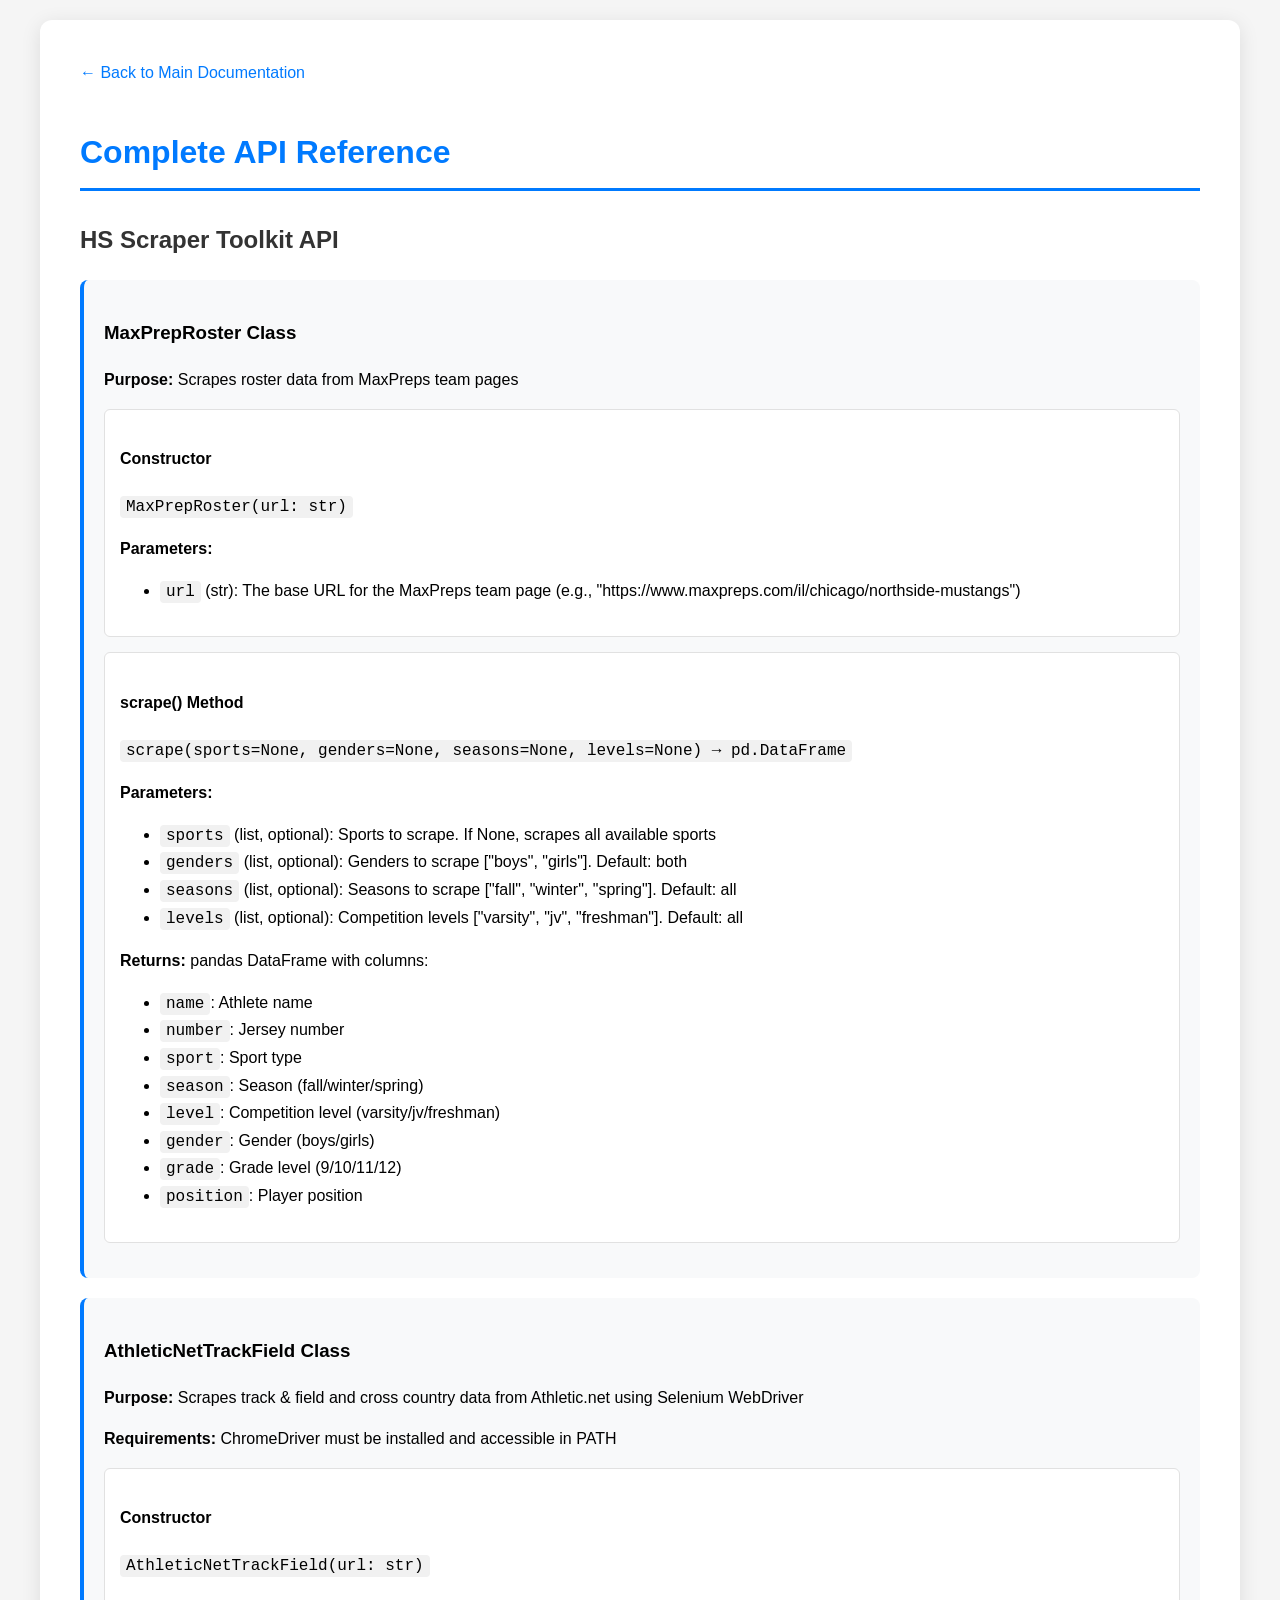
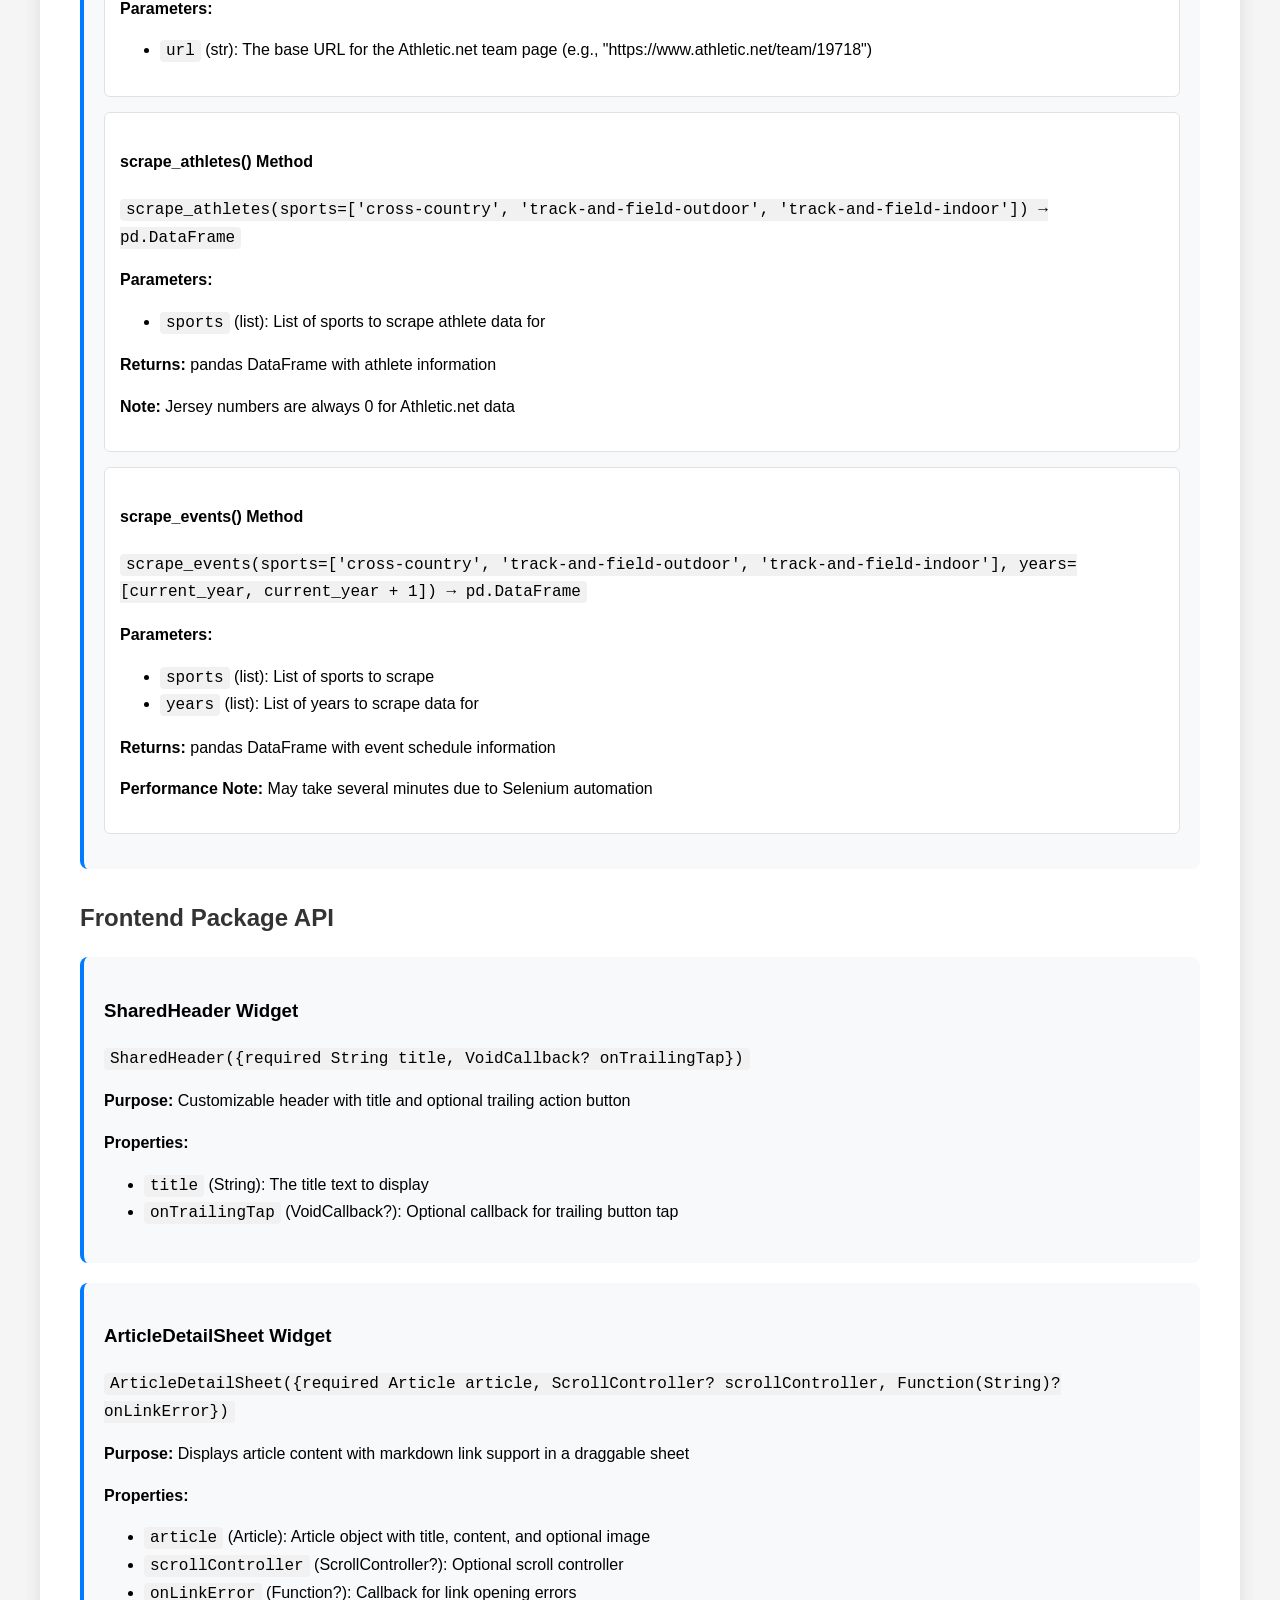
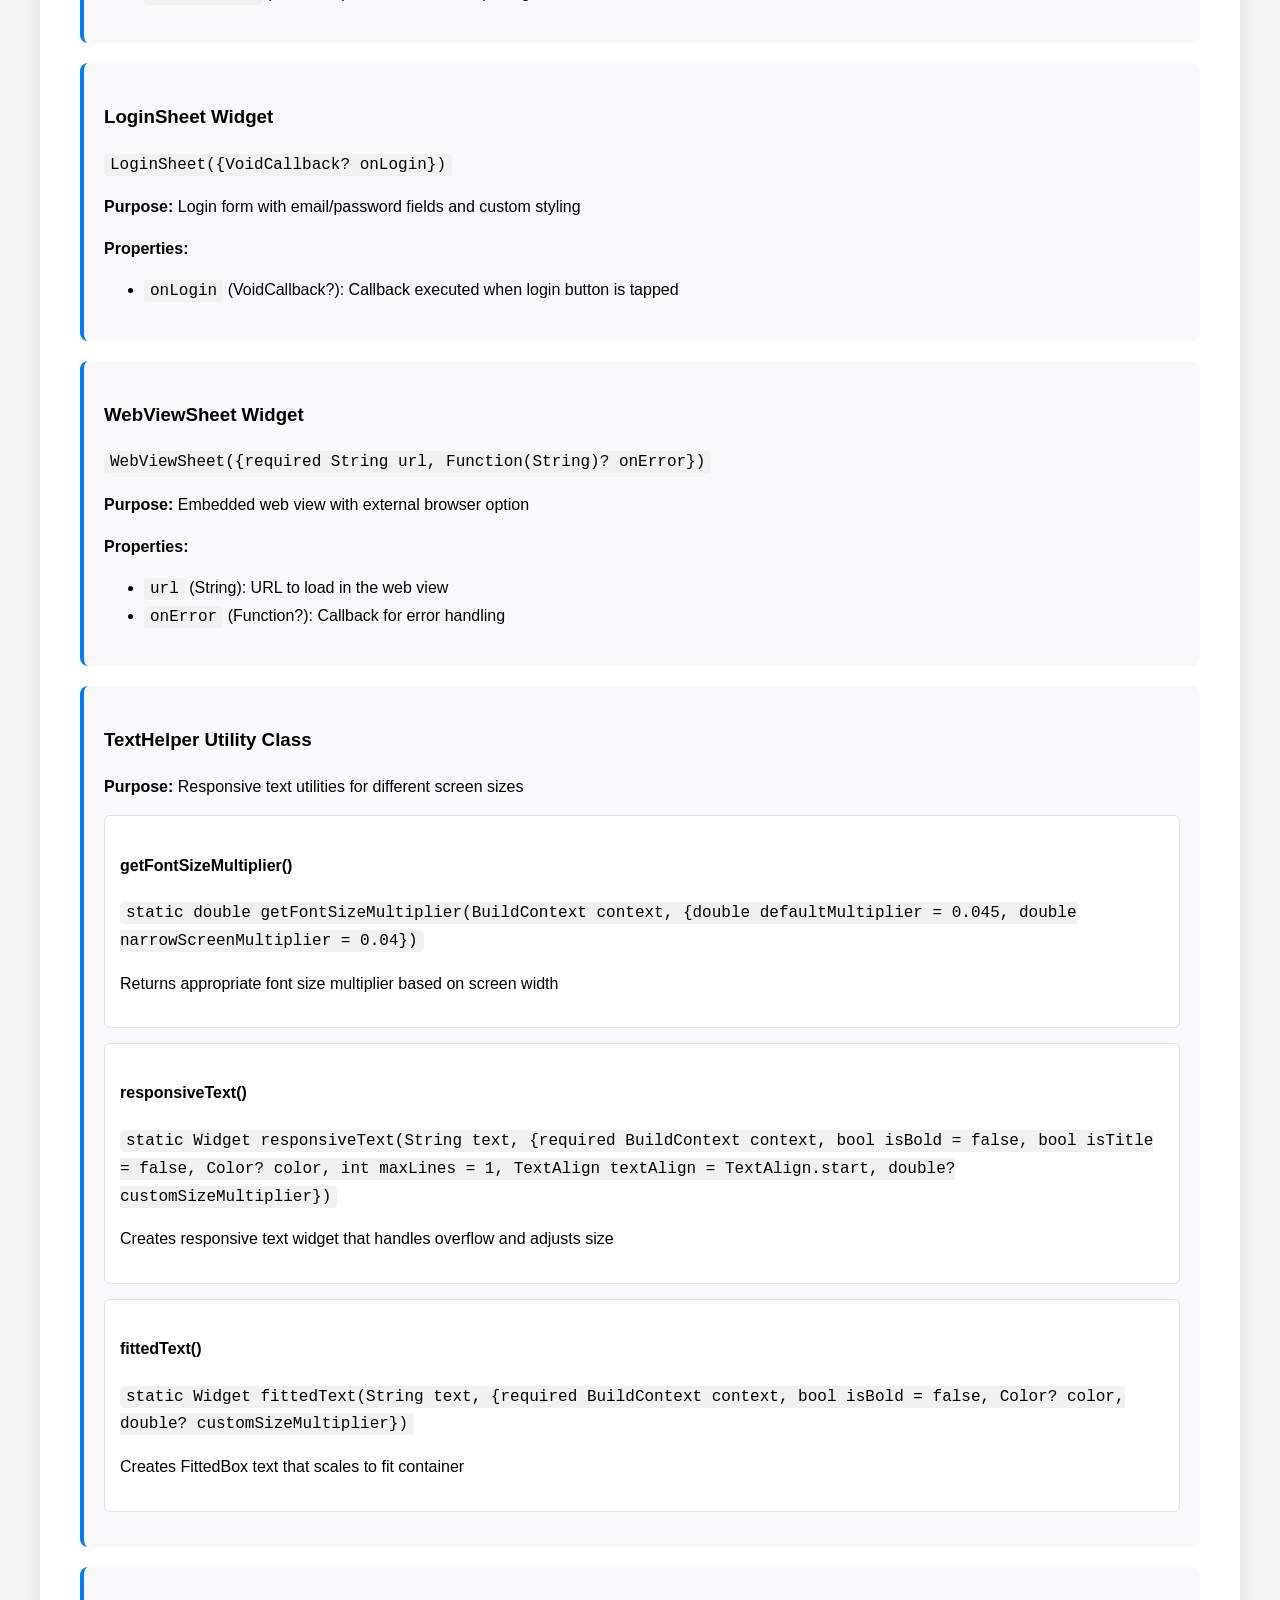
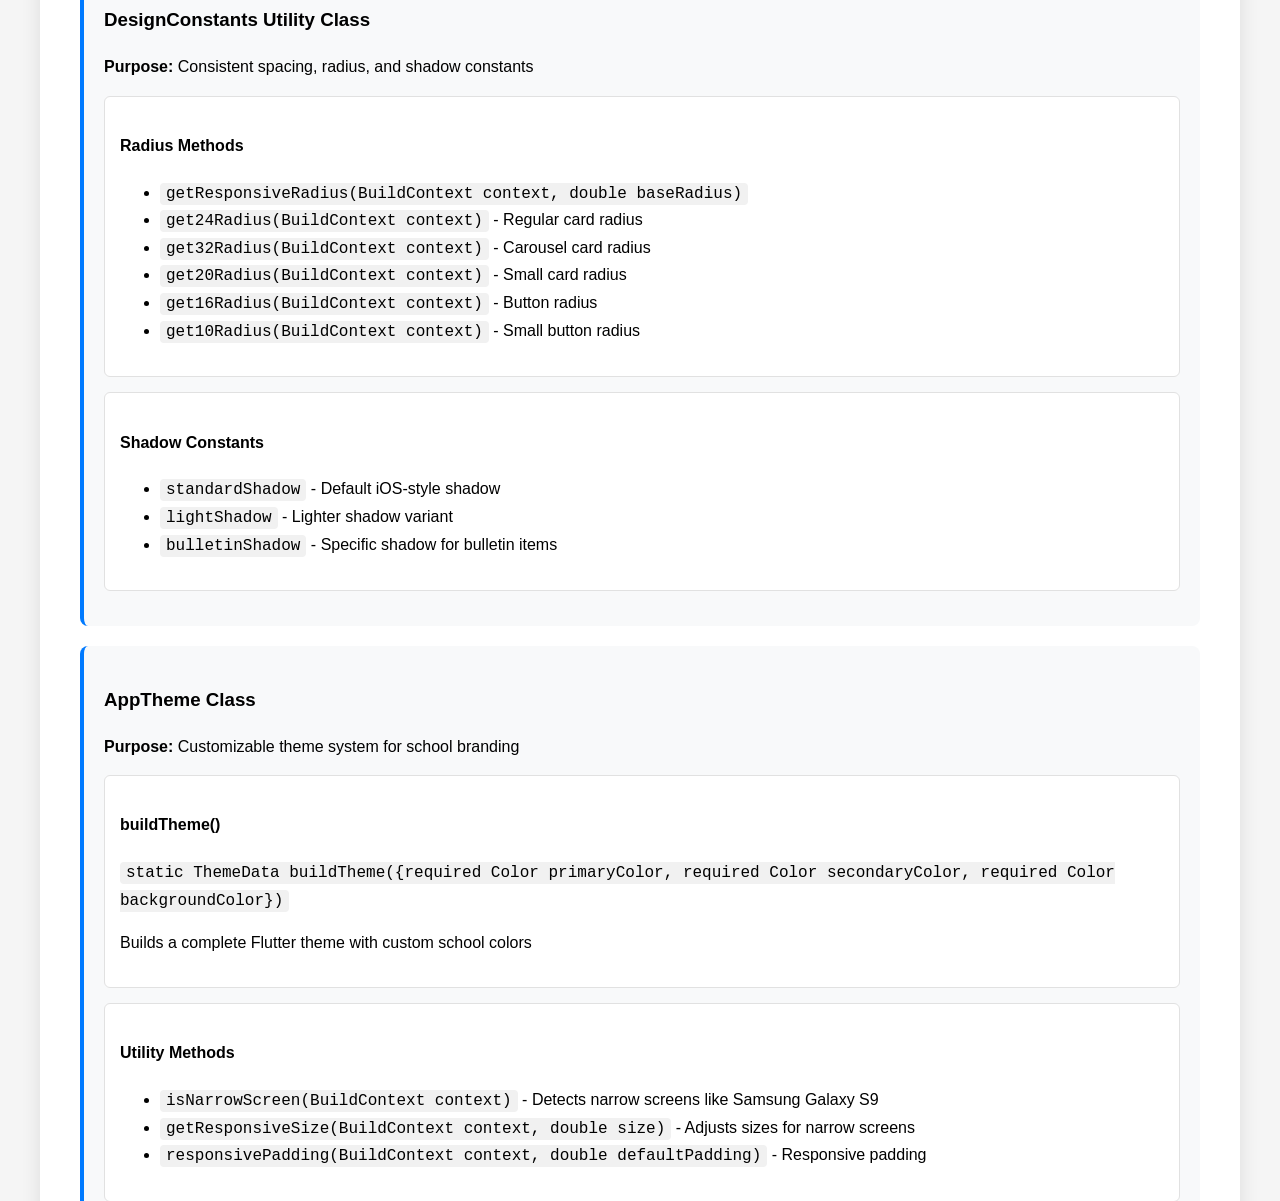
<file: api-reference.html>
<!DOCTYPE html>
<html>
<head>
    <title>NCP Stampede Docs - API Reference</title>
    <style>
        body {
            font-family: -apple-system, BlinkMacSystemFont, 'Inter', sans-serif;
            line-height: 1.6;
            max-width: 1200px;
            margin: 0 auto;
            padding: 20px;
            background: #f5f5f5;
        }
        .container {
            background: white;
            padding: 40px;
            border-radius: 12px;
            box-shadow: 0 4px 20px rgba(0,0,0,0.1);
        }
        h1 { color: #007AFF; border-bottom: 3px solid #007AFF; padding-bottom: 10px; }
        h2 { color: #333; margin-top: 30px; }
        .class-section {
            background: #f8f9fa;
            padding: 20px;
            border-radius: 8px;
            margin: 20px 0;
            border-left: 4px solid #007AFF;
        }
        code {
            background: #f1f1f1;
            padding: 2px 6px;
            border-radius: 4px;
            font-family: 'SF Mono', Monaco, monospace;
        }
        .method {
            margin: 15px 0;
            padding: 15px;
            background: white;
            border-radius: 6px;
            border: 1px solid #e1e1e1;
        }
        .back-link {
            display: inline-block;
            margin-bottom: 20px;
            color: #007AFF;
            text-decoration: none;
            font-weight: 500;
        }
        .back-link:hover { text-decoration: underline; }
    </style>
</head>
<body>
    <div class="container">
        <a href="index.html" class="back-link">← Back to Main Documentation</a>
        
        <h1>Complete API Reference</h1>
        
        <h2>HS Scraper Toolkit API</h2>
        
        <div class="class-section">
            <h3>MaxPrepRoster Class</h3>
            <p><strong>Purpose:</strong> Scrapes roster data from MaxPreps team pages</p>
            
            <div class="method">
                <h4>Constructor</h4>
                <code>MaxPrepRoster(url: str)</code>
                <p><strong>Parameters:</strong></p>
                <ul>
                    <li><code>url</code> (str): The base URL for the MaxPreps team page (e.g., "https://www.maxpreps.com/il/chicago/northside-mustangs")</li>
                </ul>
            </div>
            
            <div class="method">
                <h4>scrape() Method</h4>
                <code>scrape(sports=None, genders=None, seasons=None, levels=None) → pd.DataFrame</code>
                <p><strong>Parameters:</strong></p>
                <ul>
                    <li><code>sports</code> (list, optional): Sports to scrape. If None, scrapes all available sports</li>
                    <li><code>genders</code> (list, optional): Genders to scrape ["boys", "girls"]. Default: both</li>
                    <li><code>seasons</code> (list, optional): Seasons to scrape ["fall", "winter", "spring"]. Default: all</li>
                    <li><code>levels</code> (list, optional): Competition levels ["varsity", "jv", "freshman"]. Default: all</li>
                </ul>
                <p><strong>Returns:</strong> pandas DataFrame with columns:</p>
                <ul>
                    <li><code>name</code>: Athlete name</li>
                    <li><code>number</code>: Jersey number</li>
                    <li><code>sport</code>: Sport type</li>
                    <li><code>season</code>: Season (fall/winter/spring)</li>
                    <li><code>level</code>: Competition level (varsity/jv/freshman)</li>
                    <li><code>gender</code>: Gender (boys/girls)</li>
                    <li><code>grade</code>: Grade level (9/10/11/12)</li>
                    <li><code>position</code>: Player position</li>
                </ul>
            </div>
        </div>
        
        <div class="class-section">
            <h3>AthleticNetTrackField Class</h3>
            <p><strong>Purpose:</strong> Scrapes track & field and cross country data from Athletic.net using Selenium WebDriver</p>
            <p><strong>Requirements:</strong> ChromeDriver must be installed and accessible in PATH</p>
            
            <div class="method">
                <h4>Constructor</h4>
                <code>AthleticNetTrackField(url: str)</code>
                <p><strong>Parameters:</strong></p>
                <ul>
                    <li><code>url</code> (str): The base URL for the Athletic.net team page (e.g., "https://www.athletic.net/team/19718")</li>
                </ul>
            </div>
            
            <div class="method">
                <h4>scrape_athletes() Method</h4>
                <code>scrape_athletes(sports=['cross-country', 'track-and-field-outdoor', 'track-and-field-indoor']) → pd.DataFrame</code>
                <p><strong>Parameters:</strong></p>
                <ul>
                    <li><code>sports</code> (list): List of sports to scrape athlete data for</li>
                </ul>
                <p><strong>Returns:</strong> pandas DataFrame with athlete information</p>
                <p><strong>Note:</strong> Jersey numbers are always 0 for Athletic.net data</p>
            </div>
            
            <div class="method">
                <h4>scrape_events() Method</h4>
                <code>scrape_events(sports=['cross-country', 'track-and-field-outdoor', 'track-and-field-indoor'], years=[current_year, current_year + 1]) → pd.DataFrame</code>
                <p><strong>Parameters:</strong></p>
                <ul>
                    <li><code>sports</code> (list): List of sports to scrape</li>
                    <li><code>years</code> (list): List of years to scrape data for</li>
                </ul>
                <p><strong>Returns:</strong> pandas DataFrame with event schedule information</p>
                <p><strong>Performance Note:</strong> May take several minutes due to Selenium automation</p>
            </div>
        </div>
        
        <h2>Frontend Package API</h2>
        
        <div class="class-section">
            <h3>SharedHeader Widget</h3>
            <code>SharedHeader({required String title, VoidCallback? onTrailingTap})</code>
            <p><strong>Purpose:</strong> Customizable header with title and optional trailing action button</p>
            <p><strong>Properties:</strong></p>
            <ul>
                <li><code>title</code> (String): The title text to display</li>
                <li><code>onTrailingTap</code> (VoidCallback?): Optional callback for trailing button tap</li>
            </ul>
        </div>
        
        <div class="class-section">
            <h3>ArticleDetailSheet Widget</h3>
            <code>ArticleDetailSheet({required Article article, ScrollController? scrollController, Function(String)? onLinkError})</code>
            <p><strong>Purpose:</strong> Displays article content with markdown link support in a draggable sheet</p>
            <p><strong>Properties:</strong></p>
            <ul>
                <li><code>article</code> (Article): Article object with title, content, and optional image</li>
                <li><code>scrollController</code> (ScrollController?): Optional scroll controller</li>
                <li><code>onLinkError</code> (Function?): Callback for link opening errors</li>
            </ul>
        </div>
        
        <div class="class-section">
            <h3>LoginSheet Widget</h3>
            <code>LoginSheet({VoidCallback? onLogin})</code>
            <p><strong>Purpose:</strong> Login form with email/password fields and custom styling</p>
            <p><strong>Properties:</strong></p>
            <ul>
                <li><code>onLogin</code> (VoidCallback?): Callback executed when login button is tapped</li>
            </ul>
        </div>
        
        <div class="class-section">
            <h3>WebViewSheet Widget</h3>
            <code>WebViewSheet({required String url, Function(String)? onError})</code>
            <p><strong>Purpose:</strong> Embedded web view with external browser option</p>
            <p><strong>Properties:</strong></p>
            <ul>
                <li><code>url</code> (String): URL to load in the web view</li>
                <li><code>onError</code> (Function?): Callback for error handling</li>
            </ul>
        </div>
        
        <div class="class-section">
            <h3>TextHelper Utility Class</h3>
            <p><strong>Purpose:</strong> Responsive text utilities for different screen sizes</p>
            
            <div class="method">
                <h4>getFontSizeMultiplier()</h4>
                <code>static double getFontSizeMultiplier(BuildContext context, {double defaultMultiplier = 0.045, double narrowScreenMultiplier = 0.04})</code>
                <p>Returns appropriate font size multiplier based on screen width</p>
            </div>
            
            <div class="method">
                <h4>responsiveText()</h4>
                <code>static Widget responsiveText(String text, {required BuildContext context, bool isBold = false, bool isTitle = false, Color? color, int maxLines = 1, TextAlign textAlign = TextAlign.start, double? customSizeMultiplier})</code>
                <p>Creates responsive text widget that handles overflow and adjusts size</p>
            </div>
            
            <div class="method">
                <h4>fittedText()</h4>
                <code>static Widget fittedText(String text, {required BuildContext context, bool isBold = false, Color? color, double? customSizeMultiplier})</code>
                <p>Creates FittedBox text that scales to fit container</p>
            </div>
        </div>
        
        <div class="class-section">
            <h3>DesignConstants Utility Class</h3>
            <p><strong>Purpose:</strong> Consistent spacing, radius, and shadow constants</p>
            
            <div class="method">
                <h4>Radius Methods</h4>
                <ul>
                    <li><code>getResponsiveRadius(BuildContext context, double baseRadius)</code></li>
                    <li><code>get24Radius(BuildContext context)</code> - Regular card radius</li>
                    <li><code>get32Radius(BuildContext context)</code> - Carousel card radius</li>
                    <li><code>get20Radius(BuildContext context)</code> - Small card radius</li>
                    <li><code>get16Radius(BuildContext context)</code> - Button radius</li>
                    <li><code>get10Radius(BuildContext context)</code> - Small button radius</li>
                </ul>
            </div>
            
            <div class="method">
                <h4>Shadow Constants</h4>
                <ul>
                    <li><code>standardShadow</code> - Default iOS-style shadow</li>
                    <li><code>lightShadow</code> - Lighter shadow variant</li>
                    <li><code>bulletinShadow</code> - Specific shadow for bulletin items</li>
                </ul>
            </div>
        </div>
        
        <div class="class-section">
            <h3>AppTheme Class</h3>
            <p><strong>Purpose:</strong> Customizable theme system for school branding</p>
            
            <div class="method">
                <h4>buildTheme()</h4>
                <code>static ThemeData buildTheme({required Color primaryColor, required Color secondaryColor, required Color backgroundColor})</code>
                <p>Builds a complete Flutter theme with custom school colors</p>
            </div>
            
            <div class="method">
                <h4>Utility Methods</h4>
                <ul>
                    <li><code>isNarrowScreen(BuildContext context)</code> - Detects narrow screens like Samsung Galaxy S9</li>
                    <li><code>getResponsiveSize(BuildContext context, double size)</code> - Adjusts sizes for narrow screens</li>
                    <li><code>responsivePadding(BuildContext context, double defaultPadding)</code> - Responsive padding</li>
                </ul>
            </div>
        </div>
    </div>
</body>
</html>
</file>
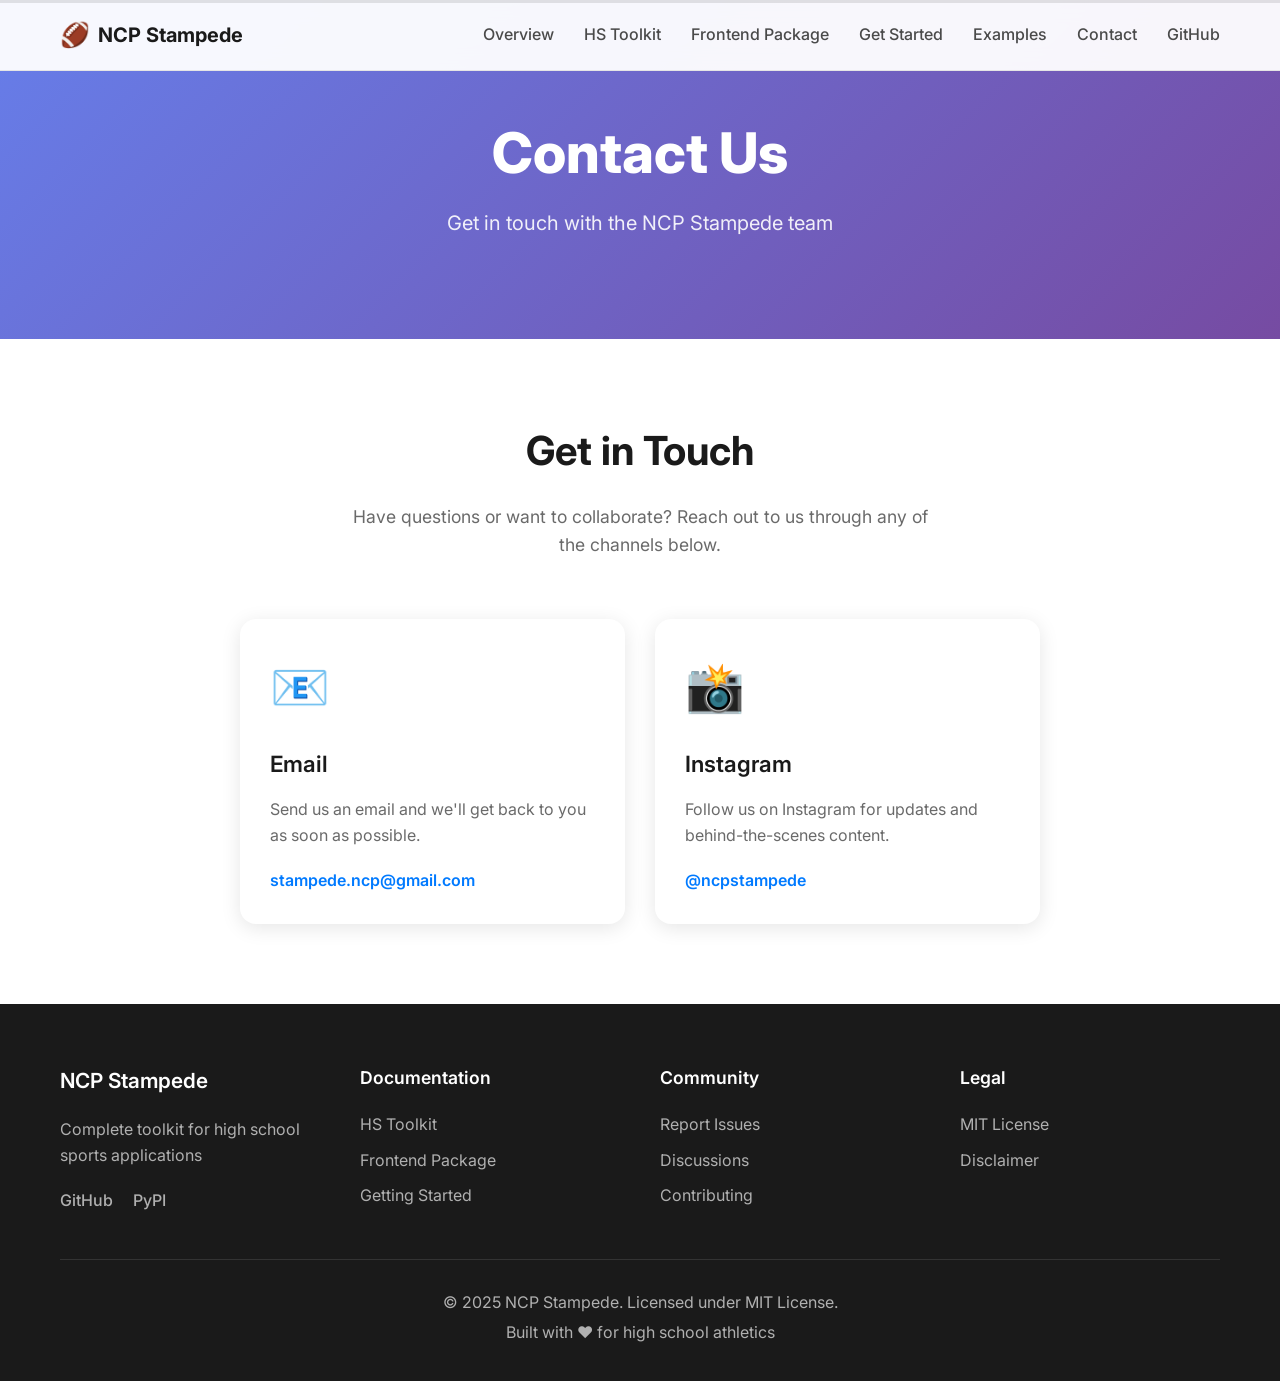
<file: contact.html>
<!DOCTYPE html>
<html lang="en">
<head>
    <meta charset="UTF-8">
    <meta name="viewport" content="width=device-width, initial-scale=1.0">
    <title>Contact - NCP Stampede</title>
    <meta name="description" content="Contact NCP Stampede - Get in touch with us via email or Instagram.">
    <meta name="author" content="NCP Stampede">
    <meta name="robots" content="index, follow">

    <!-- Favicon -->
    <link rel="icon" type="image/x-icon" href="data:image/svg+xml,<svg xmlns=%22http://www.w3.org/2000/svg%22 viewBox=%220 0 100 100%22><text y=%22.9em%22 font-size=%2290%22>🏈</text></svg>">
    <link rel="apple-touch-icon" href="data:image/svg+xml,<svg xmlns=%22http://www.w3.org/2000/svg%22 viewBox=%220 0 100 100%22><text y=%22.9em%22 font-size=%2290%22>🏈</text></svg>">

    <link rel="stylesheet" href="styles/main.css">
    <link rel="preconnect" href="https://fonts.googleapis.com">
    <link rel="preconnect" href="https://fonts.gstatic.com" crossorigin>
    <link href="https://fonts.googleapis.com/css2?family=Inter:wght@300;400;500;600;700;800;900&display=swap" rel="stylesheet">
</head>
<body>
    <nav class="navbar">
        <div class="nav-container">
            <a href="index.html" class="nav-logo">
                <span class="logo-icon">🏈</span>
                NCP Stampede
            </a>
            <ul class="nav-menu">
                <li class="nav-item">
                    <a href="index.html#overview" class="nav-link">Overview</a>
                </li>
                <li class="nav-item">
                    <a href="index.html#hs-toolkit" class="nav-link">HS Toolkit</a>
                </li>
                <li class="nav-item">
                    <a href="index.html#frontend-package" class="nav-link">Frontend Package</a>
                </li>
                <li class="nav-item">
                    <a href="index.html#getting-started" class="nav-link">Get Started</a>
                </li>
                <li class="nav-item">
                    <a href="examples.html" class="nav-link">Examples</a>
                </li>
                <li class="nav-item">
                    <a href="contact.html" class="nav-link">Contact</a>
                </li>
                <li class="nav-item">
                    <a href="https://github.com/NCP-Stampede" class="nav-link" target="_blank">GitHub</a>
                </li>
            </ul>
            <div class="hamburger">
                <span class="bar"></span>
                <span class="bar"></span>
                <span class="bar"></span>
            </div>
        </div>
    </nav>

    <main>
        <!-- Hero Section -->
        <section class="hero" style="min-height: auto; padding: 120px 0 60px;">
            <div class="container">
                <div class="hero-content">
                    <h1 class="hero-title">Contact Us</h1>
                    <p class="hero-subtitle">
                        Get in touch with the NCP Stampede team
                    </p>
                </div>
            </div>
        </section>

        <!-- Contact Section -->
        <section class="section">
            <div class="container">
                <div class="section-header">
                    <h2 class="section-title">Get in Touch</h2>
                    <p class="section-subtitle">
                        Have questions or want to collaborate? Reach out to us through any of the channels below.
                    </p>
                </div>

                <div class="overview-grid" style="max-width: 800px; margin: 0 auto;">
                    <div class="overview-card">
                        <div class="card-icon">📧</div>
                        <h3>Email</h3>
                        <p>Send us an email and we'll get back to you as soon as possible.</p>
                        <a href="mailto:stampede.ncp@gmail.com" class="card-link">stampede.ncp@gmail.com</a>
                    </div>
                    <div class="overview-card">
                        <div class="card-icon">📸</div>
                        <h3>Instagram</h3>
                        <p>Follow us on Instagram for updates and behind-the-scenes content.</p>
                        <a href="https://instagram.com/ncpstampede" class="card-link" target="_blank" rel="noopener noreferrer">@ncpstampede</a>
                    </div>
                </div>
            </div>
        </section>

        <!-- Footer -->
        <footer class="footer">
            <div class="container">
                <div class="footer-content">
                    <div class="footer-section">
                        <h3>NCP Stampede</h3>
                        <p>Complete toolkit for high school sports applications</p>
                        <div class="footer-links">
                            <a href="https://github.com/NCP-Stampede" target="_blank">GitHub</a>
                            <a href="https://pypi.org/project/hs-scraper-toolkit/" target="_blank">PyPI</a>
                        </div>
                    </div>
                    <div class="footer-section">
                        <h4>Documentation</h4>
                        <ul>
                            <li><a href="index.html#hs-toolkit">HS Toolkit</a></li>
                            <li><a href="index.html#frontend-package">Frontend Package</a></li>
                            <li><a href="index.html#getting-started">Getting Started</a></li>
                        </ul>
                    </div>
                    <div class="footer-section">
                        <h4>Community</h4>
                        <ul>
                            <li><a href="https://github.com/NCP-Stampede/hs-app-toolkit/issues" target="_blank">Report Issues</a></li>
                            <li><a href="https://github.com/NCP-Stampede/hs-app-toolkit/discussions" target="_blank">Discussions</a></li>
                            <li><a href="https://github.com/NCP-Stampede/hs-app-toolkit#contributing" target="_blank">Contributing</a></li>
                        </ul>
                    </div>
                    <div class="footer-section">
                        <h4>Legal</h4>
                        <ul>
                            <li><a href="https://github.com/NCP-Stampede/hs-app-toolkit/blob/main/LICENSE" target="_blank">MIT License</a></li>
                            <li><a href="index.html#disclaimer">Disclaimer</a></li>
                        </ul>
                    </div>
                </div>
                <div class="footer-bottom">
                    <p>&copy; 2025 NCP Stampede. Licensed under MIT License.</p>
                    <p>Built with ❤️ for high school athletics</p>
                </div>
            </div>
        </footer>
    </main>

    <script src="scripts/main.js"></script>
</body>
</html>
</file>
<file: styles/main.css>
/* Reset and Base Styles */
* {
    margin: 0;
    padding: 0;
    box-sizing: border-box;
}

html {
    scroll-behavior: smooth;
}

body {
    font-family: 'Inter', system-ui, -apple-system, BlinkMacSystemFont, 'Segoe UI', Roboto, sans-serif;
    line-height: 1.6;
    color: #1a1a1a;
    background-color: #ffffff;
}

.container {
    max-width: 1200px;
    margin: 0 auto;
    padding: 0 20px;
}

/* Navigation */
.navbar {
    position: fixed;
    top: 0;
    width: 100%;
    background: rgba(255, 255, 255, 0.95);
    backdrop-filter: blur(10px);
    border-bottom: 1px solid #e5e5e5;
    z-index: 1000;
    transition: all 0.3s ease;
}

.nav-container {
    max-width: 1200px;
    margin: 0 auto;
    padding: 0 20px;
    display: flex;
    justify-content: space-between;
    align-items: center;
    height: 70px;
}

.nav-logo {
    display: flex;
    align-items: center;
    text-decoration: none;
    color: #1a1a1a;
    font-weight: 700;
    font-size: 20px;
    gap: 8px;
}

.logo-icon {
    font-size: 24px;
}

.nav-menu {
    display: flex;
    list-style: none;
    gap: 30px;
    align-items: center;
}

.nav-link {
    text-decoration: none;
    color: #4a4a4a;
    font-weight: 500;
    transition: color 0.3s ease;
    position: relative;
}

.nav-link:hover {
    color: #007AFF;
}

.nav-link::after {
    content: '';
    position: absolute;
    width: 0;
    height: 2px;
    bottom: -5px;
    left: 0;
    background-color: #007AFF;
    transition: width 0.3s ease;
}

.nav-link:hover::after {
    width: 100%;
}

.hamburger {
    display: none;
    flex-direction: column;
    cursor: pointer;
}

.bar {
    width: 25px;
    height: 3px;
    background-color: #1a1a1a;
    margin: 3px 0;
    transition: 0.3s;
}

/* Hero Section */
.hero {
    background: linear-gradient(135deg, #667eea 0%, #764ba2 100%);
    color: white;
    padding: 120px 0 80px;
    min-height: 100vh;
    display: flex;
    align-items: center;
}

.hero-content {
    text-align: center;
    max-width: 800px;
    margin: 0 auto;
}

.hero-title {
    font-size: 3.5rem;
    font-weight: 800;
    margin-bottom: 20px;
    line-height: 1.2;
}

.hero-subtitle {
    font-size: 1.25rem;
    margin-bottom: 40px;
    opacity: 0.9;
    line-height: 1.6;
}

.hero-stats {
    display: flex;
    justify-content: center;
    gap: 60px;
    margin-bottom: 40px;
}

.stat {
    text-align: center;
}

.stat-number {
    display: block;
    font-size: 2.5rem;
    font-weight: 700;
    margin-bottom: 5px;
}

.stat-label {
    font-size: 0.9rem;
    opacity: 0.8;
}

.hero-buttons {
    display: flex;
    gap: 20px;
    justify-content: center;
    flex-wrap: wrap;
}

/* Buttons */
.btn {
    padding: 12px 24px;
    text-decoration: none;
    border-radius: 8px;
    font-weight: 600;
    transition: all 0.3s ease;
    display: inline-block;
    text-align: center;
}

.btn-primary {
    background-color: #007AFF;
    color: white;
    box-shadow: 0 4px 15px rgba(0, 122, 255, 0.3);
}

.btn-primary:hover {
    background-color: #0056CC;
    transform: translateY(-2px);
    box-shadow: 0 8px 25px rgba(0, 122, 255, 0.4);
}

.btn-secondary {
    background-color: transparent;
    color: white;
    border: 2px solid white;
}

.btn-secondary:hover {
    background-color: white;
    color: #667eea;
    transform: translateY(-2px);
}

/* Sections */
.section {
    padding: 80px 0;
}

.section-alt {
    background-color: #f8f9fa;
}

.section-header {
    text-align: center;
    margin-bottom: 60px;
}

.section-title {
    font-size: 2.5rem;
    font-weight: 700;
    margin-bottom: 20px;
    color: #1a1a1a;
}

.section-subtitle {
    font-size: 1.1rem;
    color: #6a6a6a;
    max-width: 600px;
    margin: 0 auto;
    line-height: 1.6;
}

/* Cards and Grids */
.overview-grid,
.features-grid {
    display: grid;
    grid-template-columns: repeat(auto-fit, minmax(300px, 1fr));
    gap: 30px;
    margin-bottom: 60px;
}

.overview-card,
.feature-card {
    background: white;
    padding: 30px;
    border-radius: 16px;
    box-shadow: 0 4px 20px rgba(0, 0, 0, 0.1);
    transition: transform 0.3s ease, box-shadow 0.3s ease;
}

.overview-card:hover,
.feature-card:hover {
    transform: translateY(-5px);
    box-shadow: 0 8px 30px rgba(0, 0, 0, 0.15);
}

.card-icon {
    font-size: 3rem;
    margin-bottom: 20px;
}

.overview-card h3,
.feature-card h3 {
    font-size: 1.4rem;
    font-weight: 600;
    margin-bottom: 15px;
    color: #1a1a1a;
}

.overview-card p,
.feature-card p {
    color: #6a6a6a;
    margin-bottom: 20px;
    line-height: 1.6;
}

.feature-list {
    list-style: none;
    padding: 0;
}

.feature-list li {
    padding: 5px 0;
    color: #6a6a6a;
    position: relative;
    padding-left: 20px;
}

.feature-list li::before {
    content: '✓';
    position: absolute;
    left: 0;
    color: #007AFF;
    font-weight: bold;
}

.card-link {
    color: #007AFF;
    text-decoration: none;
    font-weight: 600;
    transition: color 0.3s ease;
}

.card-link:hover {
    color: #0056CC;
}

/* Code Examples */
.code-example {
    background: #1a1a1a;
    border-radius: 12px;
    padding: 30px;
    margin: 40px 0;
    overflow: hidden;
}

.code-example h3 {
    color: white;
    margin-bottom: 20px;
    font-size: 1.3rem;
}

.code-example pre {
    margin: 0;
    overflow-x: auto;
}

.code-example code {
    font-family: 'SF Mono', Monaco, 'Cascadia Code', 'Roboto Mono', Consolas, 'Courier New', monospace;
    font-size: 14px;
    line-height: 1.5;
}

/* API Reference */
.api-reference {
    margin-top: 60px;
}

.api-grid {
    display: grid;
    grid-template-columns: repeat(auto-fit, minmax(400px, 1fr));
    gap: 30px;
    margin-top: 30px;
}

.api-card {
    background: white;
    padding: 30px;
    border-radius: 12px;
    border: 1px solid #e5e5e5;
}

.api-card h4 {
    font-size: 1.3rem;
    font-weight: 600;
    margin-bottom: 15px;
    color: #1a1a1a;
}

.api-card p {
    margin-bottom: 10px;
    color: #6a6a6a;
}

.api-card code {
    background: #f5f5f5;
    padding: 2px 6px;
    border-radius: 4px;
    font-family: 'SF Mono', Monaco, monospace;
    font-size: 13px;
}

.api-columns ul {
    list-style: none;
    padding: 0;
    margin-top: 10px;
}

.api-columns li {
    padding: 3px 0;
    font-size: 14px;
    color: #6a6a6a;
}

/* Component Showcase */
.component-showcase {
    margin-top: 60px;
}

.components-grid {
    display: grid;
    grid-template-columns: repeat(auto-fit, minmax(280px, 1fr));
    gap: 20px;
    margin-top: 30px;
}

.component-card {
    background: white;
    padding: 25px;
    border-radius: 12px;
    border: 1px solid #e5e5e5;
    transition: border-color 0.3s ease;
}

.component-card:hover {
    border-color: #007AFF;
}

.component-card h4 {
    font-size: 1.1rem;
    font-weight: 600;
    margin-bottom: 10px;
    color: #1a1a1a;
}

.component-card p {
    font-size: 14px;
    color: #6a6a6a;
    margin-bottom: 15px;
}

.component-card code {
    background: #f5f5f5;
    padding: 8px 12px;
    border-radius: 6px;
    font-family: 'SF Mono', Monaco, monospace;
    font-size: 12px;
    display: block;
    word-break: break-all;
}

/* Getting Started */
.getting-started-grid {
    display: grid;
    grid-template-columns: repeat(auto-fit, minmax(350px, 1fr));
    gap: 30px;
    margin-bottom: 60px;
}

.step-card {
    background: white;
    padding: 30px;
    border-radius: 16px;
    box-shadow: 0 4px 20px rgba(0, 0, 0, 0.1);
    position: relative;
}

.step-number {
    position: absolute;
    top: -15px;
    left: 30px;
    background: #007AFF;
    color: white;
    width: 30px;
    height: 30px;
    border-radius: 50%;
    display: flex;
    align-items: center;
    justify-content: center;
    font-weight: 700;
    font-size: 14px;
}

.step-card h3 {
    font-size: 1.3rem;
    font-weight: 600;
    margin-bottom: 15px;
    color: #1a1a1a;
    margin-top: 10px;
}

.step-card p {
    color: #6a6a6a;
    margin-bottom: 20px;
    line-height: 1.6;
}

.step-code {
    background: #1a1a1a;
    border-radius: 8px;
    overflow: hidden;
}

.step-code pre {
    margin: 0;
    padding: 20px;
    overflow-x: auto;
}

.step-code code {
    font-family: 'SF Mono', Monaco, monospace;
    font-size: 13px;
    line-height: 1.4;
}

/* Requirements and Resources */
.requirements-section,
.resources-section {
    margin-top: 60px;
}

.requirements-grid,
.resources-grid {
    display: grid;
    grid-template-columns: repeat(auto-fit, minmax(300px, 1fr));
    gap: 30px;
    margin-top: 30px;
}

.requirement-card {
    background: white;
    padding: 30px;
    border-radius: 12px;
    border: 1px solid #e5e5e5;
}

.requirement-card h4 {
    font-size: 1.2rem;
    font-weight: 600;
    margin-bottom: 20px;
    color: #1a1a1a;
}

.requirement-card ul {
    list-style: none;
    padding: 0;
}

.requirement-card li {
    padding: 8px 0;
    color: #6a6a6a;
    position: relative;
    padding-left: 20px;
    font-size: 14px;
}

.requirement-card li::before {
    content: '•';
    position: absolute;
    left: 0;
    color: #007AFF;
    font-weight: bold;
}

.resource-card {
    background: white;
    padding: 30px;
    border-radius: 12px;
    border: 1px solid #e5e5e5;
    text-decoration: none;
    color: inherit;
    transition: all 0.3s ease;
    display: block;
}

.resource-card:hover {
    transform: translateY(-3px);
    box-shadow: 0 8px 25px rgba(0, 0, 0, 0.15);
    border-color: #007AFF;
}

.resource-card h4 {
    font-size: 1.2rem;
    font-weight: 600;
    margin-bottom: 15px;
    color: #1a1a1a;
}

.resource-card p {
    color: #6a6a6a;
    font-size: 14px;
    line-height: 1.5;
}

/* Footer */
.footer {
    background-color: #1a1a1a;
    color: white;
    padding: 60px 0 30px;
}

.footer-content {
    display: grid;
    grid-template-columns: repeat(auto-fit, minmax(250px, 1fr));
    gap: 40px;
    margin-bottom: 40px;
}

.footer-section h3,
.footer-section h4 {
    margin-bottom: 20px;
    font-weight: 600;
}

.footer-section h3 {
    font-size: 1.3rem;
}

.footer-section h4 {
    font-size: 1.1rem;
}

.footer-section p {
    color: #b0b0b0;
    margin-bottom: 20px;
    line-height: 1.6;
}

.footer-links {
    display: flex;
    gap: 20px;
}

.footer-links a {
    color: #007AFF;
    text-decoration: none;
    font-weight: 500;
    transition: color 0.3s ease;
}

.footer-links a:hover {
    color: #40a0ff;
}

.footer-section ul {
    list-style: none;
    padding: 0;
}

.footer-section li {
    margin-bottom: 10px;
}

.footer-section a {
    color: #b0b0b0;
    text-decoration: none;
    transition: color 0.3s ease;
}

.footer-section a:hover {
    color: white;
}

.footer-bottom {
    border-top: 1px solid #333;
    padding-top: 30px;
    text-align: center;
    color: #b0b0b0;
}

.footer-bottom p {
    margin-bottom: 5px;
}

/* Responsive Design */
@media (max-width: 768px) {
    .hamburger {
        display: flex;
    }

    .nav-menu {
        position: fixed;
        left: -100%;
        top: 70px;
        flex-direction: column;
        background: white;
        width: 100%;
        text-align: center;
        transition: 0.3s;
        box-shadow: 0 10px 27px rgba(0, 0, 0, 0.05);
        padding: 20px 0;
    }

    .nav-menu.active {
        left: 0;
    }

    .nav-menu li {
        margin: 15px 0;
    }

    .hero-title {
        font-size: 2.5rem;
    }

    .hero-subtitle {
        font-size: 1.1rem;
    }

    .hero-stats {
        gap: 30px;
    }

    .stat-number {
        font-size: 2rem;
    }

    .section-title {
        font-size: 2rem;
    }

    .overview-grid,
    .features-grid {
        grid-template-columns: 1fr;
    }

    .api-grid {
        grid-template-columns: 1fr;
    }

    .getting-started-grid {
        grid-template-columns: 1fr;
    }

    .hero-buttons {
        flex-direction: column;
        align-items: center;
    }

    .btn {
        width: 100%;
        max-width: 280px;
    }

    .container {
        padding: 0 15px;
    }

    .nav-container {
        padding: 0 15px;
    }
}

@media (max-width: 480px) {
    .hero {
        padding: 100px 0 60px;
    }

    .hero-title {
        font-size: 2rem;
    }

    .hero-subtitle {
        font-size: 1rem;
    }

    .hero-stats {
        flex-direction: column;
        gap: 20px;
    }

    .section {
        padding: 60px 0;
    }

    .section-title {
        font-size: 1.8rem;
    }

    .code-example,
    .step-code {
        margin: 20px -15px;
        border-radius: 0;
    }

    .overview-card,
    .feature-card,
    .step-card {
        padding: 20px;
    }

    .footer-content {
        grid-template-columns: 1fr;
        gap: 30px;
    }
}

/* Animations */
@keyframes fadeInUp {
    from {
        opacity: 0;
        transform: translateY(30px);
    }
    to {
        opacity: 1;
        transform: translateY(0);
    }
}

.overview-card,
.feature-card,
.step-card {
    animation: fadeInUp 0.6s ease-out;
}

/* Smooth scrolling offset for fixed navbar */
section {
    scroll-margin-top: 70px;
}
</file>
